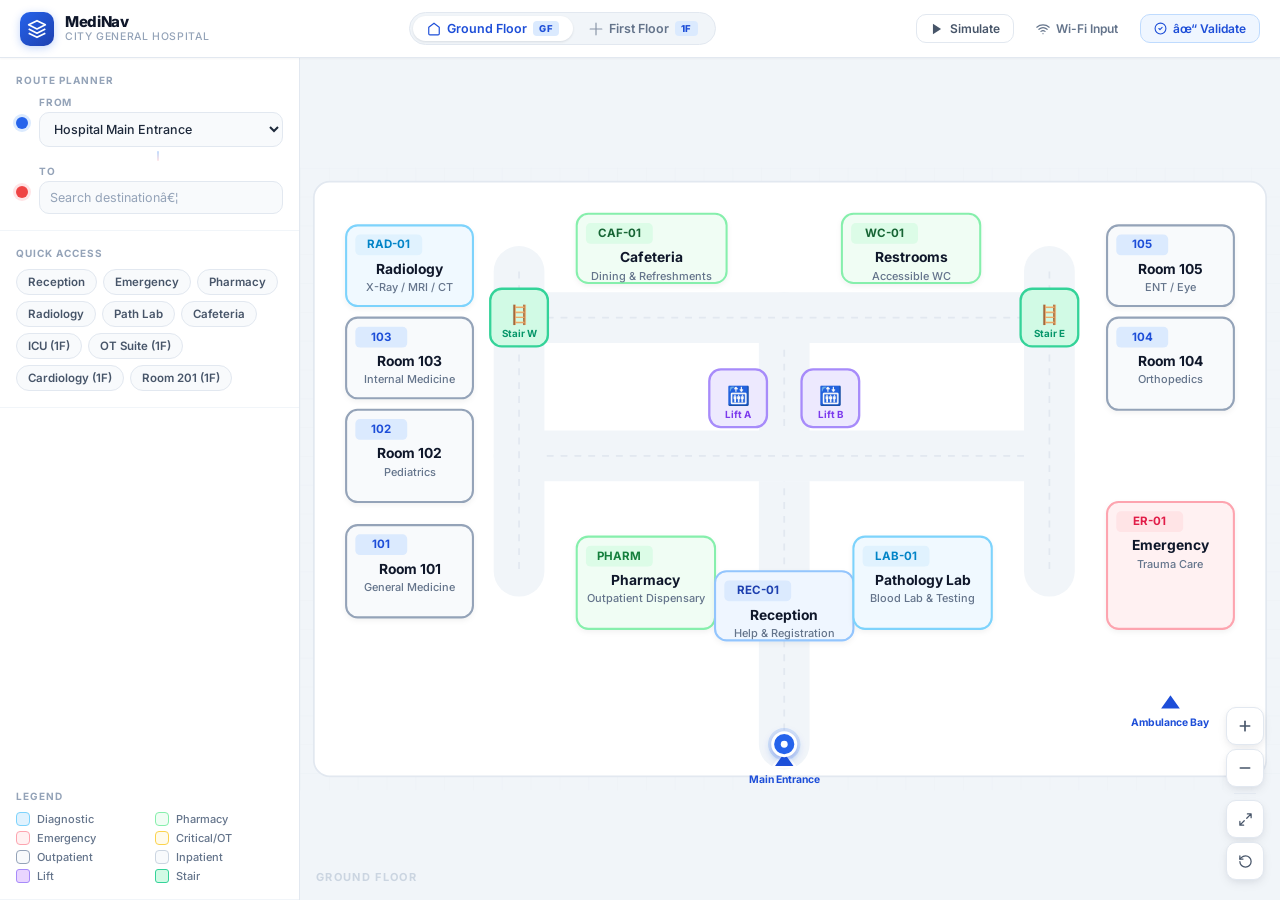
<file: medinav.html>
﻿<!DOCTYPE html>
<html lang="en">
<head>
  <meta charset="UTF-8">
  <meta name="viewport" content="width=device-width, initial-scale=1.0, viewport-fit=cover">
  <meta name="description" content="City General Hospital â€” Interactive indoor navigation map with A* pathfinding. Find rooms, lifts, stairs, and services across all floors.">
  <meta name="theme-color" content="#1d4ed8">
  <title>MediNav | Hospital Indoor Navigation â€” City General Hospital</title>
  <link rel="preconnect" href="https://fonts.googleapis.com">
  <link rel="preconnect" href="https://fonts.gstatic.com" crossorigin>
  <link href="https://fonts.googleapis.com/css2?family=Inter:wght@300;400;500;600;700;800&display=swap" rel="stylesheet">
  <link rel="stylesheet" href="medinav.css">
</head>
<body>
  <div class="app-shell" id="app-shell">

    <!-- ======================================================
         HEADER BAR
         ====================================================== -->
    <header class="app-header" role="banner">
      <!-- Brand -->
      <div class="header-brand">
        <div class="brand-logo" aria-hidden="true">
          <svg width="20" height="20" viewBox="0 0 24 24" fill="none" xmlns="http://www.w3.org/2000/svg">
            <path d="M12 2L2 7L12 12L22 7L12 2Z" stroke="white" stroke-width="2" stroke-linejoin="round"/>
            <path d="M2 17L12 22L22 17" stroke="white" stroke-width="2" stroke-linejoin="round"/>
            <path d="M2 12L12 17L22 12" stroke="white" stroke-width="2" stroke-linejoin="round"/>
          </svg>
        </div>
        <div class="brand-text">
          <span class="brand-name">MediNav</span>
          <span class="brand-sub">City General Hospital</span>
        </div>
      </div>

      <!-- Floor Tabs (centre) -->
      <nav class="floor-nav" aria-label="Floor selection">
        <button class="floor-tab active" data-floor="0" id="btn-floor-0" aria-pressed="true">
          <svg class="floor-icon" width="14" height="14" viewBox="0 0 24 24" fill="none"><path d="M3 9l9-7 9 7v11a2 2 0 01-2 2H5a2 2 0 01-2-2z" stroke="currentColor" stroke-width="2"/></svg>
          Ground Floor
          <span class="floor-chip">GF</span>
        </button>
        <button class="floor-tab" data-floor="1" id="btn-floor-1" aria-pressed="false">
          <svg class="floor-icon" width="14" height="14" viewBox="0 0 24 24" fill="none"><path d="M12 2v20M2 12h20" stroke="currentColor" stroke-width="2" stroke-linecap="round"/></svg>
          First Floor
          <span class="floor-chip">1F</span>
        </button>
      </nav>

      <!-- Header Actions -->
      <div class="header-actions">
        <button class="hdr-btn" id="btn-simulate-walk" title="Simulate patient walking along route">
          <svg width="14" height="14" viewBox="0 0 24 24" fill="none"><polygon points="5,3 19,12 5,21" fill="currentColor"/></svg>
          Simulate
        </button>
        <button class="hdr-btn hdr-btn-ghost" id="btn-wifi-mock" title="Inject Wi-Fi position">
          <svg width="14" height="14" viewBox="0 0 24 24" fill="none"><path d="M5 12.55a11 11 0 0114.08 0M1.42 9a16 16 0 0121.16 0M8.53 16.11a6 6 0 016.95 0M12 20h.01" stroke="currentColor" stroke-width="2" stroke-linecap="round" stroke-linejoin="round"/></svg>
          Wi-Fi Input
        </button>
        <button class="hdr-btn" id="btn-validate-nav" title="Run full graph diagnostic â€” tests every sourceâ†’destination pair" style="background:#eff6ff;border-color:#bfdbfe;color:#1d4ed8">
          <svg width="13" height="13" viewBox="0 0 24 24" fill="none"><path d="M9 12l2 2 4-4" stroke="currentColor" stroke-width="2" stroke-linecap="round" stroke-linejoin="round"/><circle cx="12" cy="12" r="10" stroke="currentColor" stroke-width="2"/></svg>
          âœ“ Validate
        </button>
      </div>
    </header>

    <!-- ======================================================
         MAIN LAYOUT: SIDEBAR + MAP
         ====================================================== -->
    <div class="app-body">

      <!-- LEFT SIDEBAR: Navigation Controls -->
      <aside class="nav-sidebar" id="nav-sidebar" aria-label="Navigation controls" style="position:relative">

        <!-- From / To Inputs -->
        <div class="sidebar-section">
          <p class="sidebar-label">Route Planner</p>

          <div class="location-row">
            <div class="loc-indicator loc-start" aria-hidden="true"></div>
            <div class="loc-field">
              <label class="loc-field-label" for="start-location-select">From</label>
              <select id="start-location-select" class="loc-select" aria-label="Select starting location">
                <!-- Populated by JS -->
              </select>
            </div>
          </div>

          <div class="route-connector" aria-hidden="true">
            <div class="connector-line"></div>
          </div>

          <div class="location-row">
            <div class="loc-indicator loc-dest" aria-hidden="true"></div>
            <div class="loc-field">
              <label class="loc-field-label" for="destination-search-input">To</label>
              <div class="search-wrapper">
                <input
                  type="text"
                  id="destination-search-input"
                  class="loc-input"
                  placeholder="Search destinationâ€¦"
                  autocomplete="off"
                  spellcheck="false"
                  aria-label="Search for a destination"
                  aria-autocomplete="list"
                  aria-controls="search-results-dropdown"
                  aria-expanded="false"
                >
                <button id="clear-search-btn" class="clear-btn" aria-label="Clear destination" title="Clear">
                  <svg width="12" height="12" viewBox="0 0 24 24" fill="none"><line x1="18" y1="6" x2="6" y2="18" stroke="currentColor" stroke-width="2.5" stroke-linecap="round"/><line x1="6" y1="6" x2="18" y2="18" stroke="currentColor" stroke-width="2.5" stroke-linecap="round"/></svg>
                </button>
              </div>
            </div>
          </div>

          <!-- Autocomplete Dropdown -->
          <div id="search-results-dropdown" class="search-dropdown" role="listbox" aria-label="Search results"></div>
        </div>

        <!-- Quick Destinations -->
        <div class="sidebar-section">
          <p class="sidebar-label">Quick Access</p>
          <div class="quick-pills">
            <button class="quick-pill" data-dest-id="dest-reception" id="qp-reception">Reception</button>
            <button class="quick-pill" data-dest-id="dest-emergency" id="qp-emergency">Emergency</button>
            <button class="quick-pill" data-dest-id="dest-pharmacy" id="qp-pharmacy">Pharmacy</button>
            <button class="quick-pill" data-dest-id="dest-radiology" id="qp-radiology">Radiology</button>
            <button class="quick-pill" data-dest-id="dest-pathology" id="qp-pathology">Path Lab</button>
            <button class="quick-pill" data-dest-id="dest-cafeteria" id="qp-cafeteria">Cafeteria</button>
            <button class="quick-pill" data-dest-id="dest-icu" id="qp-icu">ICU (1F)</button>
            <button class="quick-pill" data-dest-id="dest-ot" id="qp-ot">OT Suite (1F)</button>
            <button class="quick-pill" data-dest-id="dest-cardiology" id="qp-cardiology">Cardiology (1F)</button>
            <button class="quick-pill" data-dest-id="dest-201" id="qp-201">Room 201 (1F)</button>
          </div>
        </div>

        <!-- Route Info Panel (shown after route is calculated) -->
        <div class="route-info-panel" id="route-info-panel" aria-live="polite" style="display:none">
          <div class="route-info-header">
            <div class="route-info-title" id="route-info-title">Route</div>
            <button class="route-reset-btn" id="btn-reset-route" title="Clear route" aria-label="Reset route">
              <svg width="13" height="13" viewBox="0 0 24 24" fill="none"><path d="M3 12a9 9 0 109-9 9.75 9.75 0 00-6.74 2.74L3 8" stroke="currentColor" stroke-width="2" stroke-linecap="round" stroke-linejoin="round"/><polyline points="3 3 3 8 8 8" stroke="currentColor" stroke-width="2" stroke-linecap="round" stroke-linejoin="round"/></svg>
              Reset
            </button>
          </div>

          <div class="route-stats">
            <div class="route-stat">
              <span class="stat-icon">ðŸ“</span>
              <div>
                <div class="stat-value" id="stat-distance">â€”</div>
                <div class="stat-label">Distance</div>
              </div>
            </div>
            <div class="route-stat">
              <span class="stat-icon">â±</span>
              <div>
                <div class="stat-value" id="stat-time">â€”</div>
                <div class="stat-label">Walk Time</div>
              </div>
            </div>
            <div class="route-stat" id="stat-floors-container" style="display:none">
              <span class="stat-icon">ðŸ›—</span>
              <div>
                <div class="stat-value" id="stat-floors">â€”</div>
                <div class="stat-label">Floor Change</div>
              </div>
            </div>
          </div>

          <!-- Floor transition banner -->
          <div id="floor-change-banner" class="floor-change-banner" style="display:none">
            <svg width="14" height="14" viewBox="0 0 24 24" fill="none"><path d="M12 2v20M17 7l-5-5-5 5M17 17l-5 5-5-5" stroke="currentColor" stroke-width="2" stroke-linecap="round" stroke-linejoin="round"/></svg>
            <span id="floor-change-text"></span>
          </div>

          <!-- Route Steps list -->
          <div id="route-steps" class="route-steps"></div>
        </div>

        <!-- Error Banner -->
        <div id="error-banner" class="error-banner" role="alert" style="display:none">
          <svg width="14" height="14" viewBox="0 0 24 24" fill="none"><circle cx="12" cy="12" r="10" stroke="currentColor" stroke-width="2"/><line x1="12" y1="8" x2="12" y2="12" stroke="currentColor" stroke-width="2" stroke-linecap="round"/><line x1="12" y1="16" x2="12.01" y2="16" stroke="currentColor" stroke-width="2" stroke-linecap="round"/></svg>
          <span id="error-text"></span>
        </div>

        <!-- Map Legend -->
        <div class="sidebar-section legend-section">
          <p class="sidebar-label">Legend</p>
          <div class="legend-grid">
            <div class="legend-item"><span class="legend-dot" style="background:#e0f2fe;border-color:#7dd3fc"></span>Diagnostic</div>
            <div class="legend-item"><span class="legend-dot" style="background:#f0fdf4;border-color:#86efac"></span>Pharmacy</div>
            <div class="legend-item"><span class="legend-dot" style="background:#fff1f2;border-color:#fda4af"></span>Emergency</div>
            <div class="legend-item"><span class="legend-dot" style="background:#fffbeb;border-color:#fcd34d"></span>Critical/OT</div>
            <div class="legend-item"><span class="legend-dot" style="background:#f8fafc;border-color:#94a3b8"></span>Outpatient</div>
            <div class="legend-item"><span class="legend-dot" style="background:#f8fafc;border-color:#cbd5e1"></span>Inpatient</div>
            <div class="legend-item"><span class="legend-swatch lift-swatch"></span>Lift</div>
            <div class="legend-item"><span class="legend-swatch stair-swatch"></span>Stair</div>
          </div>
        </div>

      </aside>

      <!-- MAP STAGE -->
      <main class="map-stage" id="map-stage" role="main" aria-label="Hospital floor map">

        <!-- SVG Map Container -->
        <div id="map-viewport" class="map-viewport"></div>

        <!-- Floating Zoom Controls -->
        <div class="map-controls" role="group" aria-label="Map controls">
          <button id="btn-zoom-in" class="map-ctrl" title="Zoom in" aria-label="Zoom in">
            <svg width="16" height="16" viewBox="0 0 24 24" fill="none"><line x1="12" y1="5" x2="12" y2="19" stroke="currentColor" stroke-width="2.5" stroke-linecap="round"/><line x1="5" y1="12" x2="19" y2="12" stroke="currentColor" stroke-width="2.5" stroke-linecap="round"/></svg>
          </button>
          <button id="btn-zoom-out" class="map-ctrl" title="Zoom out" aria-label="Zoom out">
            <svg width="16" height="16" viewBox="0 0 24 24" fill="none"><line x1="5" y1="12" x2="19" y2="12" stroke="currentColor" stroke-width="2.5" stroke-linecap="round"/></svg>
          </button>
          <div class="map-ctrl-divider"></div>
          <button id="btn-fit-route" class="map-ctrl" title="Fit route to screen" aria-label="Fit to screen">
            <svg width="15" height="15" viewBox="0 0 24 24" fill="none"><path d="M15 3h6v6M9 21H3v-6M21 3l-7 7M3 21l7-7" stroke="currentColor" stroke-width="2" stroke-linecap="round" stroke-linejoin="round"/></svg>
          </button>
          <button id="btn-reset-view" class="map-ctrl" title="Reset view" aria-label="Reset map view">
            <svg width="15" height="15" viewBox="0 0 24 24" fill="none"><path d="M3 12a9 9 0 109-9 9.75 9.75 0 00-6.74 2.74L3 8" stroke="currentColor" stroke-width="2" stroke-linecap="round" stroke-linejoin="round"/><polyline points="3 3 3 8 8 8" stroke="currentColor" stroke-width="2" stroke-linecap="round" stroke-linejoin="round"/></svg>
          </button>
        </div>

        <!-- Floor indicator watermark -->
        <div class="floor-watermark" id="floor-watermark" aria-hidden="true">
          <span id="floor-watermark-text">Ground Floor</span>
        </div>

      </main>
    </div>

    <!-- ======================================================
         WI-FI POSITIONING MODAL (Future Integration)
         ====================================================== -->
    <div id="wifi-modal" class="modal-overlay" role="dialog" aria-modal="true" aria-labelledby="wifi-modal-title" style="display:none">
      <div class="modal-card">
        <div class="modal-hdr">
          <div>
            <h2 class="modal-title" id="wifi-modal-title">Wi-Fi Live Positioning</h2>
            <p class="modal-sub">Inject a coordinate update for testing</p>
          </div>
          <button id="btn-close-wifi-modal" class="modal-close" aria-label="Close modal">
            <svg width="16" height="16" viewBox="0 0 24 24" fill="none"><line x1="18" y1="6" x2="6" y2="18" stroke="currentColor" stroke-width="2" stroke-linecap="round"/><line x1="6" y1="6" x2="18" y2="18" stroke="currentColor" stroke-width="2" stroke-linecap="round"/></svg>
          </button>
        </div>

        <div class="modal-notice">
          <svg width="13" height="13" viewBox="0 0 24 24" fill="none"><circle cx="12" cy="12" r="10" stroke="#0284c7" stroke-width="2"/><line x1="12" y1="8" x2="12" y2="12" stroke="#0284c7" stroke-width="2" stroke-linecap="round"/><line x1="12" y1="16" x2="12.01" y2="16" stroke="#0284c7" stroke-width="2" stroke-linecap="round"/></svg>
          Architecture ready â€” no real Wi-Fi hardware connected. Use the form below to simulate a position update.
        </div>

        <div class="wifi-code-preview">
          <span class="code-comment">// Expected positioning payload format</span><br>
          { floor: <span class="code-val">1</span>, x: <span class="code-val">95.0</span>, y: <span class="code-val">250.0</span> }
        </div>

        <div class="wifi-form">
          <div class="wifi-field-group">
            <label class="wifi-label" for="wifi-input-floor">Floor</label>
            <select id="wifi-input-floor" class="wifi-input">
              <option value="0">0 â€” Ground Floor</option>
              <option value="1" selected>1 â€” First Floor</option>
            </select>
          </div>
          <div class="wifi-field-group">
            <label class="wifi-label" for="wifi-input-x">X Coordinate</label>
            <input type="number" id="wifi-input-x" class="wifi-input" value="95" step="0.1" min="0" max="850">
          </div>
          <div class="wifi-field-group">
            <label class="wifi-label" for="wifi-input-y">Y Coordinate</label>
            <input type="number" id="wifi-input-y" class="wifi-input" value="250" step="0.1" min="0" max="540">
          </div>
        </div>

        <div class="modal-actions">
          <button class="btn-ghost" id="btn-cancel-wifi">Cancel</button>
          <button class="btn-primary" id="btn-send-wifi-payload">Send Position Update</button>
        </div>
      </div>
    </div>

  </div><!-- /.app-shell -->

  <!-- Standalone production bundle v2 (audited & debugged) -->
  <script src="medinav.js"></script>
</body>
</html>
</file>
<file: medinav.css>
/* ============================================================================
   MEDINAV — HOSPITAL INDOOR NAVIGATION
   Premium Healthcare Design System
   ============================================================================ */

@import url('https://fonts.googleapis.com/css2?family=Inter:ital,opsz,wght@0,14..32,300;0,14..32,400;0,14..32,500;0,14..32,600;0,14..32,700;0,14..32,800&display=swap');

/* ─── DESIGN TOKENS ─────────────────────────────────────────────────────── */
:root {
  --font: 'Inter', -apple-system, BlinkMacSystemFont, 'Segoe UI', sans-serif;

  /* Brand Blues */
  --blue-50:  #eff6ff;
  --blue-100: #dbeafe;
  --blue-200: #bfdbfe;
  --blue-500: #3b82f6;
  --blue-600: #2563eb;
  --blue-700: #1d4ed8;
  --blue-800: #1e40af;

  /* Neutral Slate */
  --slate-50:  #f8fafc;
  --slate-100: #f1f5f9;
  --slate-200: #e2e8f0;
  --slate-300: #cbd5e1;
  --slate-400: #94a3b8;
  --slate-500: #64748b;
  --slate-600: #475569;
  --slate-700: #334155;
  --slate-800: #1e293b;
  --slate-900: #0f172a;

  /* Semantic colours */
  --red-50:    #fff1f2;
  --red-100:   #ffe4e6;
  --red-400:   #f87171;
  --red-500:   #ef4444;
  --red-600:   #dc2626;
  --red-700:   #b91c1c;

  --green-50:  #f0fdf4;
  --green-100: #dcfce7;
  --green-700: #15803d;
  --green-800: #166534;

  --amber-50:  #fffbeb;
  --amber-100: #fef3c7;
  --amber-400: #fbbf24;
  --amber-600: #d97706;
  --amber-700: #b45309;

  /* Surfaces */
  --surface-0: #ffffff;
  --surface-1: #f8fafc;
  --surface-2: #f1f5f9;

  /* Shadows */
  --shadow-xs: 0 1px 2px rgba(15,23,42,.04);
  --shadow-sm: 0 1px 3px rgba(15,23,42,.07), 0 1px 2px rgba(15,23,42,.04);
  --shadow-md: 0 4px 12px -2px rgba(15,23,42,.09), 0 2px 6px -1px rgba(15,23,42,.04);
  --shadow-lg: 0 10px 28px -5px rgba(15,23,42,.11), 0 4px 12px -3px rgba(15,23,42,.05);
  --shadow-xl: 0 20px 40px -8px rgba(15,23,42,.13), 0 8px 18px -5px rgba(15,23,42,.06);

  /* Border radii */
  --r-xs: 4px;
  --r-sm: 6px;
  --r-md: 10px;
  --r-lg: 14px;
  --r-xl: 20px;
  --r-2xl: 28px;
  --r-full: 9999px;

  /* Layout */
  --header-h: 58px;
  --sidebar-w: 300px;
  --sidebar-w-sm: 280px;
  --transit: 0.18s cubic-bezier(0.16,1,0.3,1);
}

/* ─── BASE RESET ─────────────────────────────────────────────────────────── */
*, *::before, *::after { box-sizing: border-box; margin: 0; padding: 0; }

html, body {
  width: 100%; height: 100%;
  overflow: hidden;
  font-family: var(--font);
  background: var(--surface-1);
  color: var(--slate-900);
  -webkit-font-smoothing: antialiased;
  text-rendering: optimizeLegibility;
}

button { font-family: inherit; }
input, select { font-family: inherit; }

/* ─── APP SHELL ──────────────────────────────────────────────────────────── */
.app-shell {
  display: flex;
  flex-direction: column;
  width: 100vw;
  height: 100vh;
}

/* ─── HEADER ─────────────────────────────────────────────────────────────── */
.app-header {
  height: var(--header-h);
  background: var(--surface-0);
  border-bottom: 1px solid var(--slate-200);
  display: flex;
  align-items: center;
  justify-content: space-between;
  padding: 0 20px;
  gap: 16px;
  z-index: 40;
  flex-shrink: 0;
  box-shadow: var(--shadow-xs);
}

/* Brand */
.header-brand {
  display: flex;
  align-items: center;
  gap: 11px;
  min-width: 0;
  flex-shrink: 0;
}

.brand-logo {
  width: 34px;
  height: 34px;
  background: linear-gradient(135deg, var(--blue-600) 0%, var(--blue-800) 100%);
  border-radius: var(--r-md);
  display: flex;
  align-items: center;
  justify-content: center;
  flex-shrink: 0;
  box-shadow: 0 2px 8px rgba(37,99,235,.28);
}

.brand-text {
  display: flex;
  flex-direction: column;
  line-height: 1.2;
}

.brand-name {
  font-size: 15px;
  font-weight: 800;
  letter-spacing: -0.025em;
  color: var(--slate-900);
}

.brand-sub {
  font-size: 10.5px;
  font-weight: 500;
  color: var(--slate-400);
  text-transform: uppercase;
  letter-spacing: 0.06em;
}

/* Floor Tabs */
.floor-nav {
  display: flex;
  background: var(--slate-100);
  border: 1px solid var(--slate-200);
  border-radius: var(--r-full);
  padding: 3px;
  gap: 2px;
}

.floor-tab {
  display: flex;
  align-items: center;
  gap: 6px;
  padding: 5px 14px;
  border-radius: var(--r-full);
  border: none;
  background: transparent;
  font-size: 12.5px;
  font-weight: 600;
  color: var(--slate-500);
  cursor: pointer;
  transition: all var(--transit);
  white-space: nowrap;
}

.floor-tab:hover { color: var(--slate-700); }

.floor-tab.active {
  background: var(--surface-0);
  color: var(--blue-700);
  box-shadow: var(--shadow-sm);
}

.floor-icon { flex-shrink: 0; opacity: 0.75; }
.floor-tab.active .floor-icon { opacity: 1; }

.floor-chip {
  font-size: 9.5px;
  font-weight: 800;
  padding: 2px 6px;
  border-radius: 4px;
  background: var(--blue-100);
  color: var(--blue-700);
  letter-spacing: 0.04em;
}

/* Header Actions */
.header-actions {
  display: flex;
  align-items: center;
  gap: 8px;
  flex-shrink: 0;
}

.hdr-btn {
  display: flex;
  align-items: center;
  gap: 6px;
  padding: 6px 13px;
  border-radius: var(--r-md);
  font-size: 12px;
  font-weight: 600;
  cursor: pointer;
  transition: all var(--transit);
  border: 1px solid var(--slate-200);
  background: var(--surface-0);
  color: var(--slate-600);
  white-space: nowrap;
}

.hdr-btn:hover {
  background: var(--slate-100);
  border-color: var(--slate-300);
  color: var(--slate-900);
}

.hdr-btn.active {
  background: var(--blue-50);
  border-color: var(--blue-200);
  color: var(--blue-700);
}

.hdr-btn-ghost {
  background: transparent;
  border-color: transparent;
  color: var(--slate-500);
}
.hdr-btn-ghost:hover {
  background: var(--slate-100);
  border-color: var(--slate-200);
  color: var(--slate-700);
}

/* ─── APP BODY ───────────────────────────────────────────────────────────── */
.app-body {
  display: flex;
  flex: 1;
  min-height: 0;
  overflow: hidden;
}

/* ─── SIDEBAR ────────────────────────────────────────────────────────────── */
.nav-sidebar {
  width: var(--sidebar-w);
  flex-shrink: 0;
  background: var(--surface-0);
  border-right: 1px solid var(--slate-200);
  display: flex;
  flex-direction: column;
  gap: 0;
  overflow-y: auto;
  overflow-x: hidden;
  z-index: 30;
}

.nav-sidebar::-webkit-scrollbar { width: 4px; }
.nav-sidebar::-webkit-scrollbar-track { background: transparent; }
.nav-sidebar::-webkit-scrollbar-thumb { background: var(--slate-200); border-radius: 4px; }

.sidebar-section {
  padding: 16px;
  border-bottom: 1px solid var(--slate-100);
}

.sidebar-label {
  font-size: 10px;
  font-weight: 700;
  text-transform: uppercase;
  letter-spacing: 0.1em;
  color: var(--slate-400);
  margin-bottom: 10px;
}

/* Location Rows */
.location-row {
  display: flex;
  align-items: flex-start;
  gap: 11px;
  position: relative;
}

.loc-indicator {
  width: 12px;
  height: 12px;
  border-radius: 50%;
  margin-top: 21px;
  flex-shrink: 0;
  position: relative;
}

.loc-start {
  background: var(--blue-600);
  box-shadow: 0 0 0 3px var(--blue-100);
}

.loc-dest {
  background: var(--red-500);
  box-shadow: 0 0 0 3px var(--red-100);
}

.loc-field {
  flex: 1;
  min-width: 0;
}

.loc-field-label {
  display: block;
  font-size: 10px;
  font-weight: 700;
  color: var(--slate-400);
  text-transform: uppercase;
  letter-spacing: 0.08em;
  margin-bottom: 4px;
}

.loc-select {
  width: 100%;
  background: var(--slate-50);
  border: 1.5px solid var(--slate-200);
  border-radius: var(--r-md);
  padding: 8px 10px;
  font-size: 12.5px;
  font-weight: 500;
  color: var(--slate-800);
  outline: none;
  cursor: pointer;
  transition: border-color var(--transit), box-shadow var(--transit);
  appearance: auto;
}

.loc-select:focus {
  border-color: var(--blue-500);
  box-shadow: 0 0 0 3px rgba(59,130,246,.12);
}

.route-connector {
  padding-left: 17px;
  margin: 4px 0;
}

.connector-line {
  width: 1.5px;
  height: 10px;
  background: linear-gradient(to bottom, var(--blue-200), var(--red-100));
  border-radius: 2px;
  margin: 0 auto;
}

/* Destination Search */
.search-wrapper {
  position: relative;
  display: flex;
  align-items: center;
}

.loc-input {
  width: 100%;
  background: var(--slate-50);
  border: 1.5px solid var(--slate-200);
  border-radius: var(--r-md);
  padding: 8px 32px 8px 10px;
  font-size: 12.5px;
  font-weight: 500;
  color: var(--slate-800);
  outline: none;
  transition: border-color var(--transit), box-shadow var(--transit);
}

.loc-input::placeholder { color: var(--slate-400); font-weight: 400; }

.loc-input:focus {
  border-color: var(--blue-500);
  box-shadow: 0 0 0 3px rgba(59,130,246,.12);
  background: var(--surface-0);
}

.clear-btn {
  position: absolute;
  right: 8px;
  background: none;
  border: none;
  padding: 4px;
  border-radius: 50%;
  color: var(--slate-400);
  cursor: pointer;
  display: none;
  align-items: center;
  justify-content: center;
  transition: color var(--transit), background var(--transit);
}

.clear-btn:hover { color: var(--slate-700); background: var(--slate-100); }
.clear-btn.visible { display: flex; }

/* Search Dropdown */
.search-dropdown {
  display: none;
  position: fixed;
  left: 0;          /* Will be overridden by JS if needed; sidebar is 300px wide */
  width: var(--sidebar-w);
  background: var(--surface-0);
  border: 1px solid var(--slate-200);
  border-radius: var(--r-lg);
  box-shadow: var(--shadow-xl);
  max-height: 280px;
  overflow-y: auto;
  z-index: 50;
}

.search-dropdown.open { display: block; }

.search-dropdown::-webkit-scrollbar { width: 4px; }
.search-dropdown::-webkit-scrollbar-thumb { background: var(--slate-200); border-radius: 4px; }

.search-result-item {
  display: flex;
  align-items: center;
  gap: 10px;
  padding: 10px 14px;
  cursor: pointer;
  border-bottom: 1px solid var(--slate-50);
  transition: background var(--transit);
}

.search-result-item:last-child { border-bottom: none; }

.search-result-item:hover {
  background: var(--blue-50);
}

.sri-icon {
  width: 32px;
  height: 32px;
  border-radius: var(--r-sm);
  background: var(--slate-100);
  display: flex;
  align-items: center;
  justify-content: center;
  font-size: 15px;
  flex-shrink: 0;
}

.sri-text { flex: 1; min-width: 0; }

.sri-name {
  font-size: 13px;
  font-weight: 600;
  color: var(--slate-900);
  white-space: nowrap;
  overflow: hidden;
  text-overflow: ellipsis;
}

.sri-name strong { color: var(--blue-600); }

.sri-sub {
  font-size: 10.5px;
  color: var(--slate-400);
  margin-top: 1px;
}

.sri-floor-tag {
  font-weight: 600;
  color: var(--blue-600);
}

.sri-arrow {
  color: var(--slate-300);
  font-size: 13px;
  transition: transform var(--transit), color var(--transit);
}
.search-result-item:hover .sri-arrow { color: var(--blue-500); transform: translateX(3px); }

.no-results {
  padding: 16px;
  text-align: center;
  color: var(--slate-400);
  font-size: 12.5px;
  display: flex;
  flex-direction: column;
  align-items: center;
  gap: 6px;
}
.no-results-icon { font-size: 22px; }

/* ─── QUICK PILLS ─────────────────────────────────────────────────────────── */
.quick-pills {
  display: flex;
  flex-wrap: wrap;
  gap: 6px;
}

.quick-pill {
  padding: 5px 11px;
  border-radius: var(--r-full);
  font-size: 11.5px;
  font-weight: 600;
  color: var(--slate-600);
  background: var(--slate-50);
  border: 1px solid var(--slate-200);
  cursor: pointer;
  transition: all var(--transit);
  white-space: nowrap;
}

.quick-pill:hover {
  background: var(--blue-50);
  color: var(--blue-700);
  border-color: var(--blue-200);
}

.quick-pill.active {
  background: var(--blue-600);
  color: #fff;
  border-color: var(--blue-700);
}

/* ─── ROUTE INFO PANEL ────────────────────────────────────────────────────── */
.route-info-panel {
  padding: 16px;
  border-bottom: 1px solid var(--slate-100);
}

.route-info-header {
  display: flex;
  align-items: center;
  justify-content: space-between;
  margin-bottom: 12px;
}

.route-info-title {
  font-size: 13px;
  font-weight: 700;
  color: var(--slate-800);
}

.route-reset-btn {
  display: flex;
  align-items: center;
  gap: 5px;
  padding: 4px 9px;
  font-size: 11px;
  font-weight: 600;
  color: var(--slate-500);
  background: var(--slate-50);
  border: 1px solid var(--slate-200);
  border-radius: var(--r-sm);
  cursor: pointer;
  transition: all var(--transit);
}
.route-reset-btn:hover { color: var(--red-600); background: var(--red-50); border-color: var(--red-100); }

.route-stats {
  display: flex;
  gap: 8px;
  margin-bottom: 10px;
}

.route-stat {
  flex: 1;
  display: flex;
  align-items: center;
  gap: 8px;
  background: var(--slate-50);
  border: 1px solid var(--slate-100);
  border-radius: var(--r-md);
  padding: 9px 10px;
}

.stat-icon { font-size: 16px; flex-shrink: 0; }

.stat-value {
  font-size: 13px;
  font-weight: 700;
  color: var(--slate-900);
  line-height: 1.2;
}

.stat-label {
  font-size: 9.5px;
  font-weight: 500;
  color: var(--slate-400);
  text-transform: uppercase;
  letter-spacing: 0.06em;
  margin-top: 1px;
}

.floor-change-banner {
  display: flex;
  align-items: flex-start;
  gap: 8px;
  padding: 9px 12px;
  background: var(--green-50);
  border: 1px solid var(--green-100);
  border-radius: var(--r-md);
  font-size: 12px;
  color: var(--green-800);
  font-weight: 500;
  line-height: 1.45;
  margin-bottom: 10px;
}

.floor-change-banner svg { flex-shrink: 0; margin-top: 1px; }

/* Route Steps */
.route-steps {
  display: flex;
  flex-direction: column;
  gap: 0;
}

.route-step {
  display: flex;
  align-items: flex-start;
  gap: 10px;
  padding: 7px 0;
  border-bottom: 1px solid var(--slate-50);
  font-size: 11.5px;
  color: var(--slate-600);
}

.route-step:last-child { border-bottom: none; }

.step-dot {
  width: 7px;
  height: 7px;
  border-radius: 50%;
  background: var(--blue-200);
  margin-top: 4px;
  flex-shrink: 0;
}

.step-dot.step-dot-lift { background: #a78bfa; }
.step-dot.step-dot-stair { background: #34d399; }
.step-dot.step-dot-dest { background: var(--red-400); }
.step-dot.step-dot-start { background: var(--blue-500); }

.step-text { line-height: 1.4; flex: 1; }
.step-text strong { font-weight: 600; color: var(--slate-800); }

/* ─── ERROR BANNER ───────────────────────────────────────────────────────── */
.error-banner {
  display: flex;
  align-items: flex-start;
  gap: 8px;
  margin: 0 16px 12px;
  padding: 10px 12px;
  background: var(--red-50);
  border: 1px solid var(--red-100);
  border-radius: var(--r-md);
  font-size: 12px;
  font-weight: 500;
  color: var(--red-700);
  line-height: 1.4;
}
.error-banner svg { flex-shrink: 0; margin-top: 1px; }

/* ─── LEGEND ─────────────────────────────────────────────────────────────── */
.legend-section { margin-top: auto; }

.legend-grid {
  display: grid;
  grid-template-columns: 1fr 1fr;
  gap: 5px 10px;
}

.legend-item {
  display: flex;
  align-items: center;
  gap: 7px;
  font-size: 11px;
  color: var(--slate-500);
  font-weight: 500;
}

.legend-dot {
  width: 14px;
  height: 14px;
  border-radius: 4px;
  border: 1.5px solid transparent;
  flex-shrink: 0;
}

.legend-swatch {
  width: 14px;
  height: 14px;
  border-radius: 3px;
  flex-shrink: 0;
}

.lift-swatch { background: #e9d5ff; border: 1.5px solid #a78bfa; }
.stair-swatch { background: #d1fae5; border: 1.5px solid #34d399; }

/* ─── MAP STAGE ──────────────────────────────────────────────────────────── */
.map-stage {
  flex: 1;
  position: relative;
  overflow: hidden;
  background: var(--slate-100);
  min-width: 0;
}

.map-viewport {
  width: 100%;
  height: 100%;
  position: absolute;
  inset: 0;
}

.map-svg {
  width: 100%;
  height: 100%;
  display: block;
  cursor: grab;
  user-select: none;
  -webkit-user-select: none;
}

.map-svg:active { cursor: grabbing; }

/* ─── MAP CONTROLS ───────────────────────────────────────────────────────── */
.map-controls {
  position: absolute;
  right: 16px;
  bottom: 20px;
  display: flex;
  flex-direction: column;
  align-items: center;
  gap: 4px;
  z-index: 20;
}

.map-ctrl {
  width: 38px;
  height: 38px;
  border-radius: var(--r-md);
  border: 1px solid var(--slate-200);
  background: var(--surface-0);
  box-shadow: var(--shadow-md);
  display: flex;
  align-items: center;
  justify-content: center;
  cursor: pointer;
  color: var(--slate-600);
  transition: all var(--transit);
}

.map-ctrl:hover {
  background: var(--slate-50);
  color: var(--slate-900);
  box-shadow: var(--shadow-lg);
  transform: translateY(-1px);
}

.map-ctrl:active { transform: scale(0.93); }

.map-ctrl-divider {
  width: 22px;
  height: 1px;
  background: var(--slate-200);
  margin: 2px 0;
}

/* ─── FLOOR WATERMARK ─────────────────────────────────────────────────────── */
.floor-watermark {
  position: absolute;
  bottom: 16px;
  left: 16px;
  font-size: 11px;
  font-weight: 700;
  color: var(--slate-300);
  text-transform: uppercase;
  letter-spacing: 0.12em;
  pointer-events: none;
  user-select: none;
}

/* ─── WIFI MODAL ──────────────────────────────────────────────────────────── */
.modal-overlay {
  position: fixed;
  inset: 0;
  background: rgba(15,23,42,.5);
  backdrop-filter: blur(4px);
  display: flex;
  align-items: center;
  justify-content: center;
  z-index: 100;
  padding: 20px;
}

.modal-card {
  background: var(--surface-0);
  border-radius: var(--r-xl);
  padding: 24px;
  width: 100%;
  max-width: 420px;
  box-shadow: var(--shadow-xl);
}

.modal-hdr {
  display: flex;
  align-items: flex-start;
  justify-content: space-between;
  margin-bottom: 16px;
  gap: 12px;
}

.modal-title {
  font-size: 16px;
  font-weight: 700;
  color: var(--slate-900);
  margin-bottom: 3px;
}

.modal-sub {
  font-size: 12px;
  color: var(--slate-400);
}

.modal-close {
  background: var(--slate-100);
  border: none;
  border-radius: var(--r-md);
  width: 30px;
  height: 30px;
  display: flex;
  align-items: center;
  justify-content: center;
  cursor: pointer;
  color: var(--slate-500);
  flex-shrink: 0;
  transition: all var(--transit);
}
.modal-close:hover { background: var(--slate-200); color: var(--slate-800); }

.modal-notice {
  display: flex;
  align-items: flex-start;
  gap: 8px;
  background: #eff6ff;
  border: 1px solid #bfdbfe;
  border-radius: var(--r-md);
  padding: 10px 12px;
  font-size: 11.5px;
  color: #1d4ed8;
  margin-bottom: 16px;
  line-height: 1.5;
}
.modal-notice svg { flex-shrink: 0; margin-top: 1px; }

.wifi-code-preview {
  background: #0f172a;
  border-radius: var(--r-md);
  padding: 12px 14px;
  font-family: 'SFMono-Regular', 'Fira Code', Consolas, monospace;
  font-size: 12px;
  line-height: 1.7;
  color: #94a3b8;
  margin-bottom: 16px;
}

.code-comment { color: #475569; font-style: italic; }
.code-val { color: #38bdf8; }

.wifi-form {
  display: flex;
  gap: 10px;
  margin-bottom: 18px;
}

.wifi-field-group { flex: 1; display: flex; flex-direction: column; gap: 5px; }

.wifi-label {
  font-size: 10.5px;
  font-weight: 700;
  color: var(--slate-400);
  text-transform: uppercase;
  letter-spacing: 0.07em;
}

.wifi-input {
  background: var(--slate-50);
  border: 1.5px solid var(--slate-200);
  border-radius: var(--r-md);
  padding: 8px 10px;
  font-size: 13px;
  outline: none;
  color: var(--slate-800);
  width: 100%;
  transition: border-color var(--transit);
}
.wifi-input:focus { border-color: var(--blue-500); background: var(--surface-0); }

.modal-actions {
  display: flex;
  justify-content: flex-end;
  gap: 8px;
}

.btn-ghost {
  padding: 8px 16px;
  border-radius: var(--r-md);
  border: 1px solid var(--slate-200);
  background: var(--surface-0);
  font-size: 13px;
  font-weight: 600;
  color: var(--slate-600);
  cursor: pointer;
  transition: all var(--transit);
}
.btn-ghost:hover { background: var(--slate-100); }

.btn-primary {
  padding: 8px 18px;
  border-radius: var(--r-md);
  border: none;
  background: var(--blue-600);
  color: #fff;
  font-size: 13px;
  font-weight: 600;
  cursor: pointer;
  transition: background var(--transit);
}
.btn-primary:hover { background: var(--blue-700); }

/* ─── ANIMATIONS ──────────────────────────────────────────────────────────── */
@keyframes pulseRing {
  0%   { opacity: 0.6; transform: scale(1); }
  100% { opacity: 0; transform: scale(2.5); }
}

.live-pulse { animation: pulseRing 1.8s ease-out infinite; transform-origin: center; }
.dest-pulse { animation: pulseRing 1.5s ease-out infinite; transform-origin: center; }

@keyframes routeDash {
  from { stroke-dashoffset: 24; }
  to   { stroke-dashoffset: 0; }
}

.route-animated { animation: routeDash 0.8s linear infinite; }

@keyframes slideIn {
  from { opacity: 0; transform: translateY(-6px); }
  to   { opacity: 1; transform: translateY(0); }
}

.slide-in { animation: slideIn 0.2s ease forwards; }

/* ─── RESPONSIVE ──────────────────────────────────────────────────────────── */
@media (max-width: 768px) {
  .app-header { padding: 0 14px; gap: 10px; }
  .brand-sub { display: none; }
  .floor-tab { padding: 5px 10px; font-size: 11.5px; }
  .hdr-btn span:not(svg) { display: none; }
  .hdr-btn { padding: 6px 10px; }
  .hdr-btn-ghost { display: none; }

  .app-body { flex-direction: column; }

  .nav-sidebar {
    width: 100%;
    height: auto;
    max-height: 52vw;
    border-right: none;
    border-bottom: 1px solid var(--slate-200);
    flex-shrink: 0;
  }

  .legend-section { display: none; }
  .map-controls { right: 10px; bottom: 12px; }
}

@media (max-width: 480px) {
  .floor-tab .floor-icon { display: none; }
  .floor-tab { gap: 5px; }
  .hdr-btn { display: none; }
  .floor-watermark { display: none; }
}
</file>
